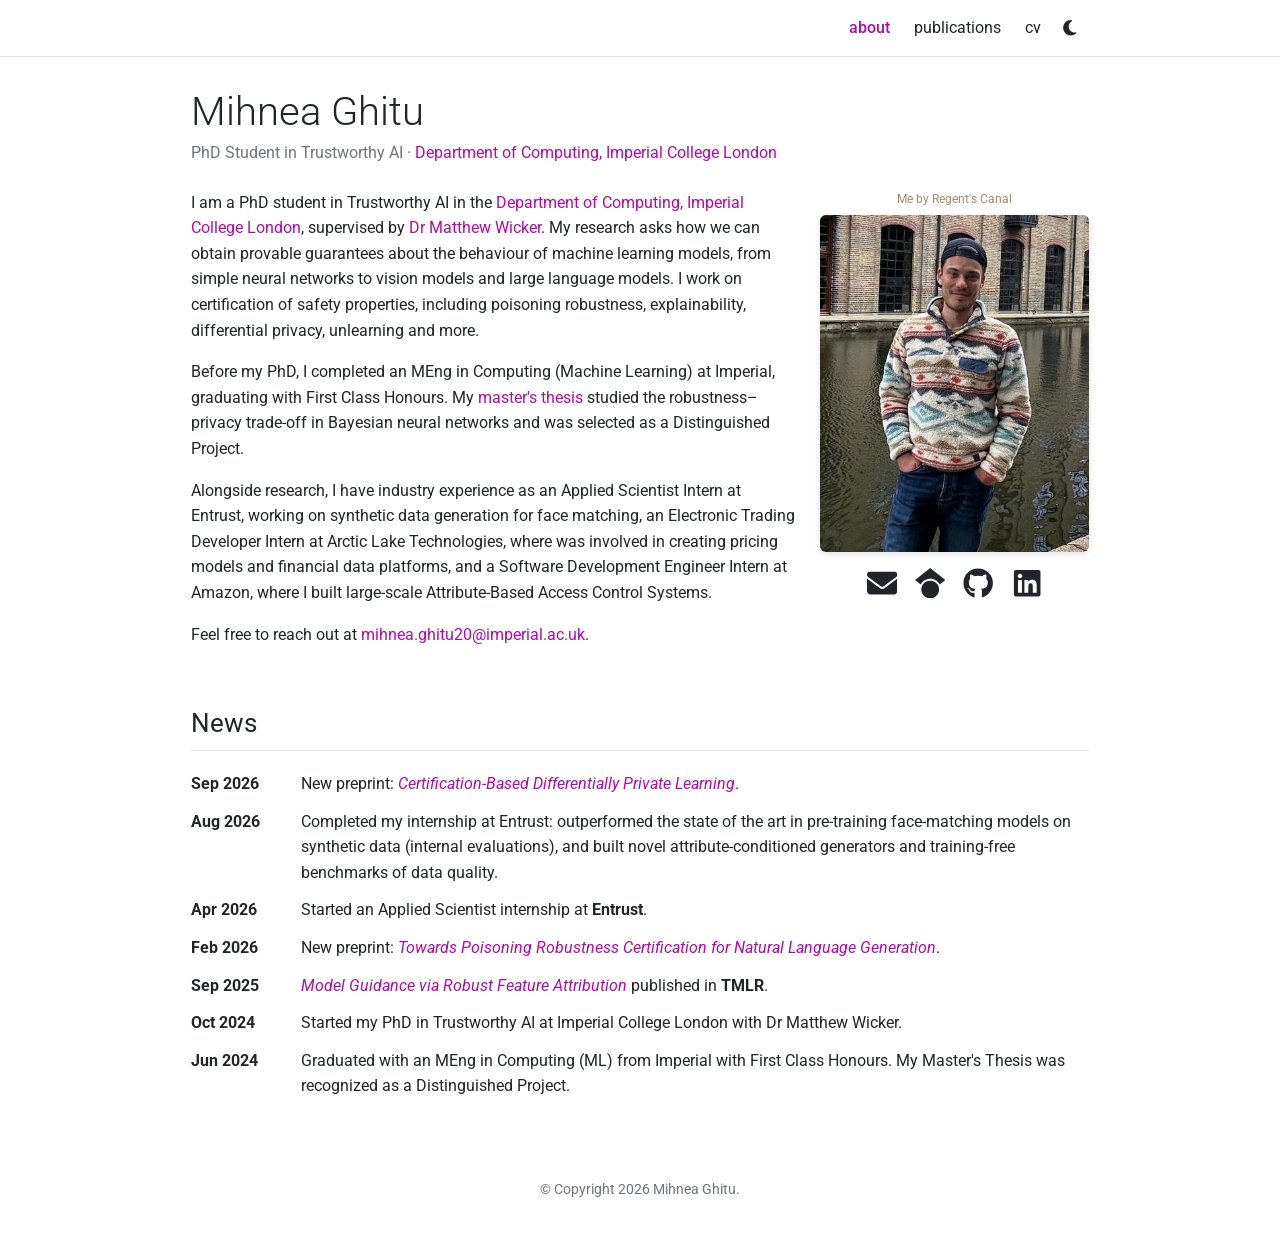
<file: index.html>
<!DOCTYPE html>
<html lang="en">
<head>
  <meta charset="utf-8">
  <meta name="viewport" content="width=device-width, initial-scale=1">
  <title>Mihnea Ghitu</title>
  <meta name="description" content="I am a PhD student in Trustworthy AI in the Department of Computing at Imperial College London, supervised by Dr Matthew Wicker.">
  <meta name="author" content="Mihnea Ghitu">
  <link rel="canonical" href="https://mihneaghitu.github.io/">
  <meta property="og:type" content="profile">
  <meta property="og:site_name" content="Mihnea Ghitu">
  <meta property="og:title" content="Mihnea Ghitu">
  <meta property="og:description" content="I am a PhD student in Trustworthy AI in the Department of Computing at Imperial College London, supervised by Dr Matthew Wicker.">
  <meta property="og:url" content="https://mihneaghitu.github.io/">
  <meta property="og:image" content="https://mihneaghitu.github.io/prof_pic.jpg">
  <meta name="twitter:card" content="summary">
  <!-- Favicon: robot emoji from Noto Emoji (Google), Apache License 2.0 -->
  <link rel="icon" href="favicon.svg" type="image/svg+xml">
  <link rel="icon" href="favicon-192.png" sizes="192x192" type="image/png">
  <link rel="icon" href="favicon.ico" sizes="48x48">
  <script type="application/ld+json">
  {
    "@context": "https://schema.org",
    "@graph": [
      {
        "@type": "WebSite",
        "@id": "https://mihneaghitu.github.io/#website",
        "name": "Mihnea Ghitu",
        "url": "https://mihneaghitu.github.io/",
        "author": {
          "@id": "https://mihneaghitu.github.io/#person"
        }
      },
      {
        "@type": "Person",
        "@id": "https://mihneaghitu.github.io/#person",
        "name": "Mihnea Ghitu",
        "url": "https://mihneaghitu.github.io/",
        "image": "https://mihneaghitu.github.io/prof_pic.jpg",
        "email": "mailto:mihnea.ghitu20@imperial.ac.uk",
        "jobTitle": "PhD Student in Trustworthy AI",
        "affiliation": {
          "@type": "CollegeOrUniversity",
          "name": "Imperial College London",
          "url": "https://www.imperial.ac.uk/"
        },
        "alumniOf": {
          "@type": "CollegeOrUniversity",
          "name": "Imperial College London",
          "url": "https://www.imperial.ac.uk/"
        },
        "knowsAbout": [
          "Trustworthy AI",
          "Certified robustness",
          "Data poisoning",
          "Differential privacy",
          "Explainability",
          "Machine unlearning",
          "Machine learning"
        ],
        "sameAs": [
          "https://scholar.google.com/citations?user=5gt8trUAAAAJ&hl=en",
          "https://github.com/Mihneaghitu",
          "https://www.linkedin.com/in/mihnea-ghitu-11a568249/"
        ]
      }
    ]
  }
  </script>
  <script>
    // Apply saved theme before the page paints (no flash)
    try { var t = localStorage.getItem('theme'); if (t) document.documentElement.setAttribute('data-theme', t); } catch (e) {}
  </script>
  <link rel="preconnect" href="https://fonts.googleapis.com">
  <link rel="preconnect" href="https://fonts.gstatic.com" crossorigin>
  <link href="https://fonts.googleapis.com/css2?family=Roboto:wght@300;400;500;700&display=swap" rel="stylesheet">
  <link rel="stylesheet" href="style.css?v=4">
</head>
<body>

<nav>
  <div class="container">
    <div class="nav-right">
      <ul class="nav-links" id="navLinks">
        <li><a href="index.html" class="active" aria-current="page">about</a></li>
        <li><a href="publications.html">publications</a></li>
        <li><a href="cv.html">cv</a></li>
      </ul>
      <button class="icon-btn theme-toggle" id="themeToggle" aria-label="Toggle light/dark theme" title="Toggle light/dark theme"><svg class="icon icon-moon" viewBox="0 0 384 512" aria-hidden="true"><path d="M223.5 32C100 32 0 132.3 0 256S100 480 223.5 480c60.6 0 115.5-24.2 155.8-63.4c5-4.9 6.3-12.5 3.1-18.7s-10.1-9.7-17-8.5c-9.8 1.7-19.8 2.6-30.1 2.6c-96.9 0-175.5-78.8-175.5-176c0-65.8 36-123.1 89.3-153.3c6.1-3.5 9.2-10.5 7.7-17.3s-7.3-11.9-14.3-12.5c-6.3-.5-12.6-.8-19-.8z"/></svg><svg class="icon icon-sun" viewBox="0 0 512 512" aria-hidden="true"><path d="M361.5 1.2c5 2.1 8.6 6.6 9.6 11.9L391 121l107.9 19.8c5.3 1 9.8 4.6 11.9 9.6s1.5 10.7-1.6 15.2L446.9 256l62.3 90.3c3.1 4.5 3.7 10.2 1.6 15.2s-6.6 8.6-11.9 9.6L391 391 371.1 498.9c-1 5.3-4.6 9.8-9.6 11.9s-10.7 1.5-15.2-1.6L256 446.9l-90.3 62.3c-4.5 3.1-10.2 3.7-15.2 1.6s-8.6-6.6-9.6-11.9L121 391 13.1 371.1c-5.3-1-9.8-4.6-11.9-9.6s-1.5-10.7 1.6-15.2L65.1 256 2.8 165.7c-3.1-4.5-3.7-10.2-1.6-15.2s6.6-8.6 11.9-9.6L121 121 140.9 13.1c1-5.3 4.6-9.8 9.6-11.9s10.7-1.5 15.2 1.6L256 65.1 346.3 2.8c4.5-3.1 10.2-3.7 15.2-1.6zM160 256a96 96 0 1 1 192 0 96 96 0 1 1 -192 0zm224 0a128 128 0 1 0 -256 0 128 128 0 1 0 256 0z"/></svg></button>
      <button class="icon-btn menu-toggle" id="menuToggle" aria-label="Open menu" aria-controls="navLinks" aria-expanded="false"><svg class="icon " viewBox="0 0 448 512" aria-hidden="true"><path d="M0 96C0 78.3 14.3 64 32 64H416c17.7 0 32 14.3 32 32s-14.3 32-32 32H32C14.3 128 0 113.7 0 96zM0 256c0-17.7 14.3-32 32-32H416c17.7 0 32 14.3 32 32s-14.3 32-32 32H32c-17.7 0-32-14.3-32-32zM448 416c0 17.7-14.3 32-32 32H32c-17.7 0-32-14.3-32-32s14.3-32 32-32H416c17.7 0 32 14.3 32 32z"/></svg></button>
    </div>
  </div>
</nav>

<main class="container">
  <h1 class="title">Mihnea Ghitu</h1>
  <p class="desc">PhD Student in Trustworthy AI · <a href="https://www.imperial.ac.uk/computing/">Department of Computing, Imperial College London</a></p>

  <div class="clearfix">
    <div class="profile">
      <!-- YOUR PHOTO: a 4:5 portrait image named prof_pic.jpg next to this file. -->
      <p class="caption">Me by Regent's Canal</p>
      <img src="prof_pic.jpg" alt="Mihnea Ghitu" onerror="this.onerror=null;this.src='data:image/svg+xml;utf8,<svg xmlns=%22http://www.w3.org/2000/svg%22 viewBox=%220 0 100 100%22><rect width=%22100%22 height=%22100%22 fill=%22%23d9d9d9%22/><circle cx=%2250%22 cy=%2238%22 r=%2218%22 fill=%22%23a6a6a6%22/><path d=%22M15 95c4-22 18-32 35-32s31 10 35 32z%22 fill=%22%23a6a6a6%22/></svg>'">
      <div class="more-info">
        <div class="social profile-social">
          <a href="mailto:mihnea.ghitu20@imperial.ac.uk" title="Email" aria-label="Email"><svg class="icon " viewBox="0 0 512 512" aria-hidden="true"><path d="M48 64C21.5 64 0 85.5 0 112c0 15.1 7.1 29.3 19.2 38.4L236.8 313.6c11.4 8.5 27 8.5 38.4 0L492.8 150.4c12.1-9.1 19.2-23.3 19.2-38.4c0-26.5-21.5-48-48-48H48zM0 176V384c0 35.3 28.7 64 64 64H448c35.3 0 64-28.7 64-64V176L294.4 339.2c-22.8 17.1-54 17.1-76.8 0L0 176z"/></svg></a>
          <a href="https://scholar.google.com/citations?user=5gt8trUAAAAJ&amp;hl=en" title="Google Scholar" aria-label="Google Scholar"><svg class="icon " viewBox="0 0 512 512" aria-hidden="true"><path d="M390.9 298.5c0 0 0 .1 .1 .1c9.2 19.4 14.4 41.1 14.4 64C405.3 445.1 338.5 512 256 512s-149.3-66.9-149.3-149.3c0-22.9 5.2-44.6 14.4-64h0c1.7-3.6 3.6-7.2 5.6-10.7c4.4-7.6 9.4-14.7 15-21.3c27.4-32.6 68.5-53.3 114.4-53.3c33.6 0 64.6 11.1 89.6 29.9c9.1 6.9 17.4 14.7 24.8 23.5c5.6 6.6 10.6 13.8 15 21.3c2 3.4 3.8 7 5.5 10.5zm26.4-18.8c-30.1-58.4-91-98.4-161.3-98.4s-131.2 40-161.3 98.4L0 202.7 256 0 512 202.7l-94.7 77.1z"/></svg></a>
          <a href="https://github.com/Mihneaghitu" title="GitHub" aria-label="GitHub"><svg class="icon " viewBox="0 0 496 512" aria-hidden="true"><path d="M165.9 397.4c0 2-2.3 3.6-5.2 3.6-3.3.3-5.6-1.3-5.6-3.6 0-2 2.3-3.6 5.2-3.6 3-.3 5.6 1.3 5.6 3.6zm-31.1-4.5c-.7 2 1.3 4.3 4.3 4.9 2.6 1 5.6 0 6.2-2s-1.3-4.3-4.3-5.2c-2.6-.7-5.5.3-6.2 2.3zm44.2-1.7c-2.9.7-4.9 2.6-4.6 4.9.3 2 2.9 3.3 5.9 2.6 2.9-.7 4.9-2.6 4.6-4.6-.3-1.9-3-3.2-5.9-2.9zM244.8 8C106.1 8 0 113.3 0 252c0 110.9 69.8 205.8 169.5 239.2 12.8 2.3 17.3-5.6 17.3-12.1 0-6.2-.3-40.4-.3-61.4 0 0-70 15-84.7-29.8 0 0-11.4-29.1-27.8-36.6 0 0-22.9-15.7 1.6-15.4 0 0 24.9 2 38.6 25.8 21.9 38.6 58.6 27.5 72.9 20.9 2.3-16 8.8-27.1 16-33.7-55.9-6.2-112.3-14.3-112.3-110.5 0-27.5 7.6-41.3 23.6-58.9-2.6-6.5-11.1-33.3 2.6-67.9 20.9-6.5 69 27 69 27 20-5.6 41.5-8.5 62.8-8.5s42.8 2.9 62.8 8.5c0 0 48.1-33.6 69-27 13.7 34.7 5.2 61.4 2.6 67.9 16 17.7 25.8 31.5 25.8 58.9 0 96.5-58.9 104.2-114.8 110.5 9.2 7.9 17 22.9 17 46.4 0 33.7-.3 75.4-.3 83.6 0 6.5 4.6 14.4 17.3 12.1C428.2 457.8 496 362.9 496 252 496 113.3 383.5 8 244.8 8zM97.2 352.9c-1.3 1-1 3.3.7 5.2 1.6 1.6 3.9 2.3 5.2 1 1.3-1 1-3.3-.7-5.2-1.6-1.6-3.9-2.3-5.2-1zm-10.8-8.1c-.7 1.3.3 2.9 2.3 3.9 1.6 1 3.6.7 4.3-.7.7-1.3-.3-2.9-2.3-3.9-2-.6-3.6-.3-4.3.7zm32.4 35.6c-1.6 1.3-1 4.3 1.3 6.2 2.3 2.3 5.2 2.6 6.5 1 1.3-1.3.7-4.3-1.3-6.2-2.2-2.3-5.2-2.6-6.5-1zm-11.4-14.7c-1.6 1-1.6 3.6 0 5.9 1.6 2.3 4.3 3.3 5.6 2.3 1.6-1.3 1.6-3.9 0-6.2-1.4-2.3-4-3.3-5.6-2z"/></svg></a>
          <a href="https://www.linkedin.com/in/mihnea-ghitu-11a568249/" title="LinkedIn" aria-label="LinkedIn"><svg class="icon " viewBox="0 0 448 512" aria-hidden="true"><path d="M416 32H31.9C14.3 32 0 46.5 0 64.3v383.4C0 465.5 14.3 480 31.9 480H416c17.6 0 32-14.5 32-32.3V64.3c0-17.8-14.4-32.3-32-32.3zM135.4 416H69V202.2h66.5V416zm-33.2-243c-21.3 0-38.5-17.3-38.5-38.5S80.9 96 102.2 96c21.2 0 38.5 17.3 38.5 38.5 0 21.3-17.2 38.5-38.5 38.5zm282.1 243h-66.4V312c0-24.8-.5-56.7-34.5-56.7-34.6 0-39.9 27-39.9 54.9V416h-66.4V202.2h63.7v29.2h.9c8.9-16.8 30.6-34.5 62.9-34.5 67.2 0 79.7 44.3 79.7 101.9V416z"/></svg></a>
        </div>
      </div>
    </div>

    <div class="bio">
      <p>
        I am a PhD student in Trustworthy AI in the
        <a href="https://www.imperial.ac.uk/computing/">Department of Computing, Imperial College London</a>,
        supervised by <a href="https://www.mattrwicker.com/">Dr Matthew Wicker</a>. My research asks how we can obtain provable guarantees
        about the behaviour of machine learning models, from simple neural networks to vision models and large language models. I work on
        certification of safety properties, including poisoning robustness, explainability, differential privacy,
        unlearning and more.
      </p>
      <p>
        Before my PhD, I completed an MEng in Computing (Machine Learning) at Imperial, graduating with
        First Class Honours. My <a href="https://www.imperial.ac.uk/media/imperial-college/faculty-of-engineering/computing/public/distinguished-projects/2324-ug-projects/Ghitu-Mihnea---Final-Project-Report.pdf">master's thesis</a> studied the robustness–privacy trade-off in Bayesian neural
        networks and was selected as a Distinguished Project.
      </p>
      <p>
        Alongside research, I have industry experience as an Applied Scientist Intern at
        Entrust, working on synthetic data generation for face matching, an Electronic Trading Developer Intern at
        Arctic Lake Technologies, where was involved in creating pricing models and financial data platforms, and a
        Software Development Engineer Intern at Amazon, where I built large-scale Attribute-Based Access Control Systems.
      </p>
      <p>
        Feel free to reach out at <a href="mailto:mihnea.ghitu20@imperial.ac.uk">mihnea.ghitu20@imperial.ac.uk</a>.
      </p>
    </div>
  </div>

  <section>
    <h2>News</h2>
    <table class="news">
      <tr><td class="date">Sep 2026</td><td>New preprint: <a href="https://arxiv.org/abs/2609.39629"><em>Certification-Based Differentially Private Learning</em></a>.</td></tr>
      <tr><td class="date">Aug 2026</td><td>Completed my internship at Entrust: outperformed the state of the art in pre-training face-matching models on synthetic data (internal evaluations), and built novel attribute-conditioned generators and training-free benchmarks of data quality.</td></tr>
      <tr><td class="date">Apr 2026</td><td>Started an Applied Scientist internship at <strong>Entrust</strong>.</td></tr>
      <tr><td class="date">Feb 2026</td><td>New preprint: <a href="https://arxiv.org/abs/2602.09757"><em>Towards Poisoning Robustness Certification for Natural Language Generation</em></a>.</td></tr>
      <tr><td class="date">Sep 2025</td><td><a href="https://openreview.net/forum?id=AVAHxDSqUu"><em>Model Guidance via Robust Feature Attribution</em></a> published in <strong>TMLR</strong>.</td></tr>
      <tr><td class="date">Oct 2024</td><td>Started my PhD in Trustworthy AI at Imperial College London with Dr Matthew Wicker.</td></tr>
      <tr><td class="date">Jun 2024</td><td>Graduated with an MEng in Computing (ML) from Imperial with First Class Honours. My Master's Thesis was recognized as a Distinguished Project.</td></tr>
    </table>
  </section>
</main>

<footer>
  <div class="container">
    <div class="copyright">&copy; Copyright <span id="year">2026</span> Mihnea Ghitu.</div>
  </div>
</footer>

<script src="script.js?v=4"></script>
</body>
</html>
</file>
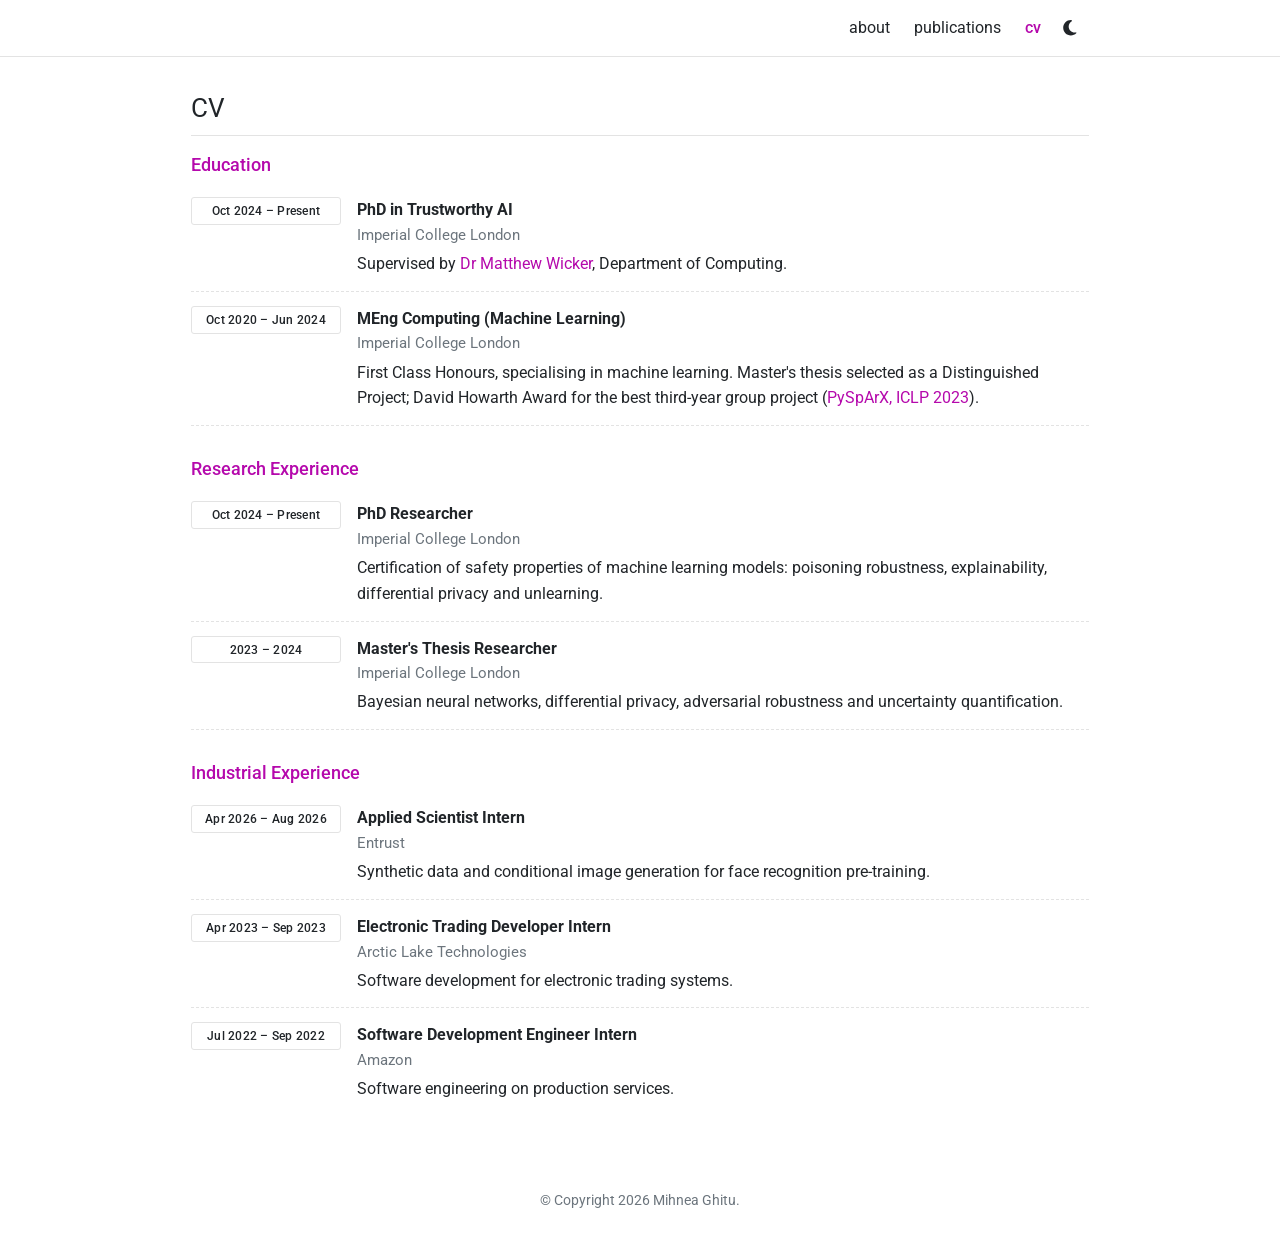
<file: cv.html>
<!DOCTYPE html>
<html lang="en">
<head>
  <meta charset="utf-8">
  <meta name="viewport" content="width=device-width, initial-scale=1">
  <title>CV | Mihnea Ghitu</title>
  <meta name="description" content="CV of Mihnea Ghitu: PhD in Trustworthy AI and MEng Computing (Machine Learning) at Imperial College London, with research and industrial experience at Entrust, Arctic Lake Technologies and Amazon.">
  <meta name="author" content="Mihnea Ghitu">
  <link rel="canonical" href="https://mihneaghitu.github.io/cv.html">
  <meta property="og:type" content="website">
  <meta property="og:site_name" content="Mihnea Ghitu">
  <meta property="og:title" content="CV | Mihnea Ghitu">
  <meta property="og:description" content="CV of Mihnea Ghitu: PhD in Trustworthy AI and MEng Computing (Machine Learning) at Imperial College London, with research and industrial experience at Entrust, Arctic Lake Technologies and Amazon.">
  <meta property="og:url" content="https://mihneaghitu.github.io/cv.html">
  <meta property="og:image" content="https://mihneaghitu.github.io/prof_pic.jpg">
  <meta name="twitter:card" content="summary">
  <!-- Favicon: robot emoji from Noto Emoji (Google), Apache License 2.0 -->
  <link rel="icon" href="favicon.svg" type="image/svg+xml">
  <link rel="icon" href="favicon-192.png" sizes="192x192" type="image/png">
  <link rel="icon" href="favicon.ico" sizes="48x48">
  <script>
    // Apply saved theme before the page paints (no flash)
    try { var t = localStorage.getItem('theme'); if (t) document.documentElement.setAttribute('data-theme', t); } catch (e) {}
  </script>
  <link rel="preconnect" href="https://fonts.googleapis.com">
  <link rel="preconnect" href="https://fonts.gstatic.com" crossorigin>
  <link href="https://fonts.googleapis.com/css2?family=Roboto:wght@300;400;500;700&display=swap" rel="stylesheet">
  <link rel="stylesheet" href="style.css?v=4">
</head>
<body>

<nav>
  <div class="container">
    <div class="nav-right">
      <ul class="nav-links" id="navLinks">
        <li><a href="index.html">about</a></li>
        <li><a href="publications.html">publications</a></li>
        <li><a href="cv.html" class="active" aria-current="page">cv</a></li>
      </ul>
      <button class="icon-btn theme-toggle" id="themeToggle" aria-label="Toggle light/dark theme" title="Toggle light/dark theme"><svg class="icon icon-moon" viewBox="0 0 384 512" aria-hidden="true"><path d="M223.5 32C100 32 0 132.3 0 256S100 480 223.5 480c60.6 0 115.5-24.2 155.8-63.4c5-4.9 6.3-12.5 3.1-18.7s-10.1-9.7-17-8.5c-9.8 1.7-19.8 2.6-30.1 2.6c-96.9 0-175.5-78.8-175.5-176c0-65.8 36-123.1 89.3-153.3c6.1-3.5 9.2-10.5 7.7-17.3s-7.3-11.9-14.3-12.5c-6.3-.5-12.6-.8-19-.8z"/></svg><svg class="icon icon-sun" viewBox="0 0 512 512" aria-hidden="true"><path d="M361.5 1.2c5 2.1 8.6 6.6 9.6 11.9L391 121l107.9 19.8c5.3 1 9.8 4.6 11.9 9.6s1.5 10.7-1.6 15.2L446.9 256l62.3 90.3c3.1 4.5 3.7 10.2 1.6 15.2s-6.6 8.6-11.9 9.6L391 391 371.1 498.9c-1 5.3-4.6 9.8-9.6 11.9s-10.7 1.5-15.2-1.6L256 446.9l-90.3 62.3c-4.5 3.1-10.2 3.7-15.2 1.6s-8.6-6.6-9.6-11.9L121 391 13.1 371.1c-5.3-1-9.8-4.6-11.9-9.6s-1.5-10.7 1.6-15.2L65.1 256 2.8 165.7c-3.1-4.5-3.7-10.2-1.6-15.2s6.6-8.6 11.9-9.6L121 121 140.9 13.1c1-5.3 4.6-9.8 9.6-11.9s10.7-1.5 15.2 1.6L256 65.1 346.3 2.8c4.5-3.1 10.2-3.7 15.2-1.6zM160 256a96 96 0 1 1 192 0 96 96 0 1 1 -192 0zm224 0a128 128 0 1 0 -256 0 128 128 0 1 0 256 0z"/></svg></button>
      <button class="icon-btn menu-toggle" id="menuToggle" aria-label="Open menu" aria-controls="navLinks" aria-expanded="false"><svg class="icon " viewBox="0 0 448 512" aria-hidden="true"><path d="M0 96C0 78.3 14.3 64 32 64H416c17.7 0 32 14.3 32 32s-14.3 32-32 32H32C14.3 128 0 113.7 0 96zM0 256c0-17.7 14.3-32 32-32H416c17.7 0 32 14.3 32 32s-14.3 32-32 32H32c-17.7 0-32-14.3-32-32zM448 416c0 17.7-14.3 32-32 32H32c-17.7 0-32-14.3-32-32s14.3-32 32-32H416c17.7 0 32 14.3 32 32z"/></svg></button>
    </div>
  </div>
</nav>

<main class="container">
  <div class="cv">
  <h2>CV</h2>
  <h3 class="first">Education</h3>
  <div class="entry">
    <div class="badge-col"><span class="badge date">Oct 2024 – Present</span></div>
    <div class="entry-body">
      <div class="role">PhD in Trustworthy AI</div>
      <div class="org">Imperial College London</div>
      <p class="summary">Supervised by <a href="https://www.mattrwicker.com/">Dr Matthew Wicker</a>, Department of Computing.</p>
    </div>
  </div>
  <div class="entry">
    <div class="badge-col"><span class="badge date">Oct 2020 – Jun 2024</span></div>
    <div class="entry-body">
      <div class="role">MEng Computing (Machine Learning)</div>
      <div class="org">Imperial College London</div>
      <p class="summary">First Class Honours, specialising in machine learning. Master's thesis selected as a Distinguished Project; David Howarth Award for the best third-year group project (<a href="publications.html">PySpArX, ICLP 2023</a>).</p>
    </div>
  </div>
  <h3>Research Experience</h3>
  <div class="entry">
    <div class="badge-col"><span class="badge date">Oct 2024 – Present</span></div>
    <div class="entry-body">
      <div class="role">PhD Researcher</div>
      <div class="org">Imperial College London</div>
      <p class="summary">Certification of safety properties of machine learning models: poisoning robustness, explainability, differential privacy and unlearning.</p>
    </div>
  </div>
  <div class="entry">
    <div class="badge-col"><span class="badge date">2023 – 2024</span></div>
    <div class="entry-body">
      <div class="role">Master's Thesis Researcher</div>
      <div class="org">Imperial College London</div>
      <p class="summary">Bayesian neural networks, differential privacy, adversarial robustness and uncertainty quantification.</p>
    </div>
  </div>

  <h3>Industrial Experience</h3>
  <div class="entry">
    <div class="badge-col"><span class="badge date">Apr 2026 – Aug 2026</span></div>
    <div class="entry-body">
      <div class="role">Applied Scientist Intern</div>
      <div class="org">Entrust</div>
      <p class="summary">Synthetic data and conditional image generation for face recognition pre-training.</p>
    </div>
  </div>
  <div class="entry">
    <div class="badge-col"><span class="badge date">Apr 2023 – Sep 2023</span></div>
    <div class="entry-body">
      <div class="role">Electronic Trading Developer Intern</div>
      <div class="org">Arctic Lake Technologies</div>
      <p class="summary">Software development for electronic trading systems.</p>
    </div>
  </div>
  <div class="entry">
    <div class="badge-col"><span class="badge date">Jul 2022 – Sep 2022</span></div>
    <div class="entry-body">
      <div class="role">Software Development Engineer Intern</div>
      <div class="org">Amazon</div>
      <p class="summary">Software engineering on production services.</p>
    </div>
  </div>

  <!-- TEACHING: uncomment and fill in when ready
  <h3>Teaching</h3>
  <div class="entry">
    <div class="badge-col"><span class="badge date">Autumn 2025</span></div>
    <div class="entry-body">
      <div class="role">Graduate Teaching Assistant, [Course Name]</div>
      <div class="org">Imperial College London</div>
    </div>
  </div>
  -->

  <!-- TRAINING AND WORKSHOPS: uncomment and fill in when ready
  <h3>Training and Workshops</h3>
  <div class="entry">
    <div class="badge-col"><span class="badge date">Jul 2025</span></div>
    <div class="entry-body">
      <div class="role">[Summer School / Workshop Name]</div>
      <div class="org">[City, Country]</div>
    </div>
  </div>
  -->
  </div>
</main>

<footer>
  <div class="container">
    <div class="copyright">&copy; Copyright <span id="year">2026</span> Mihnea Ghitu.</div>
  </div>
</footer>

<script src="script.js?v=4"></script>
</body>
</html>
</file>
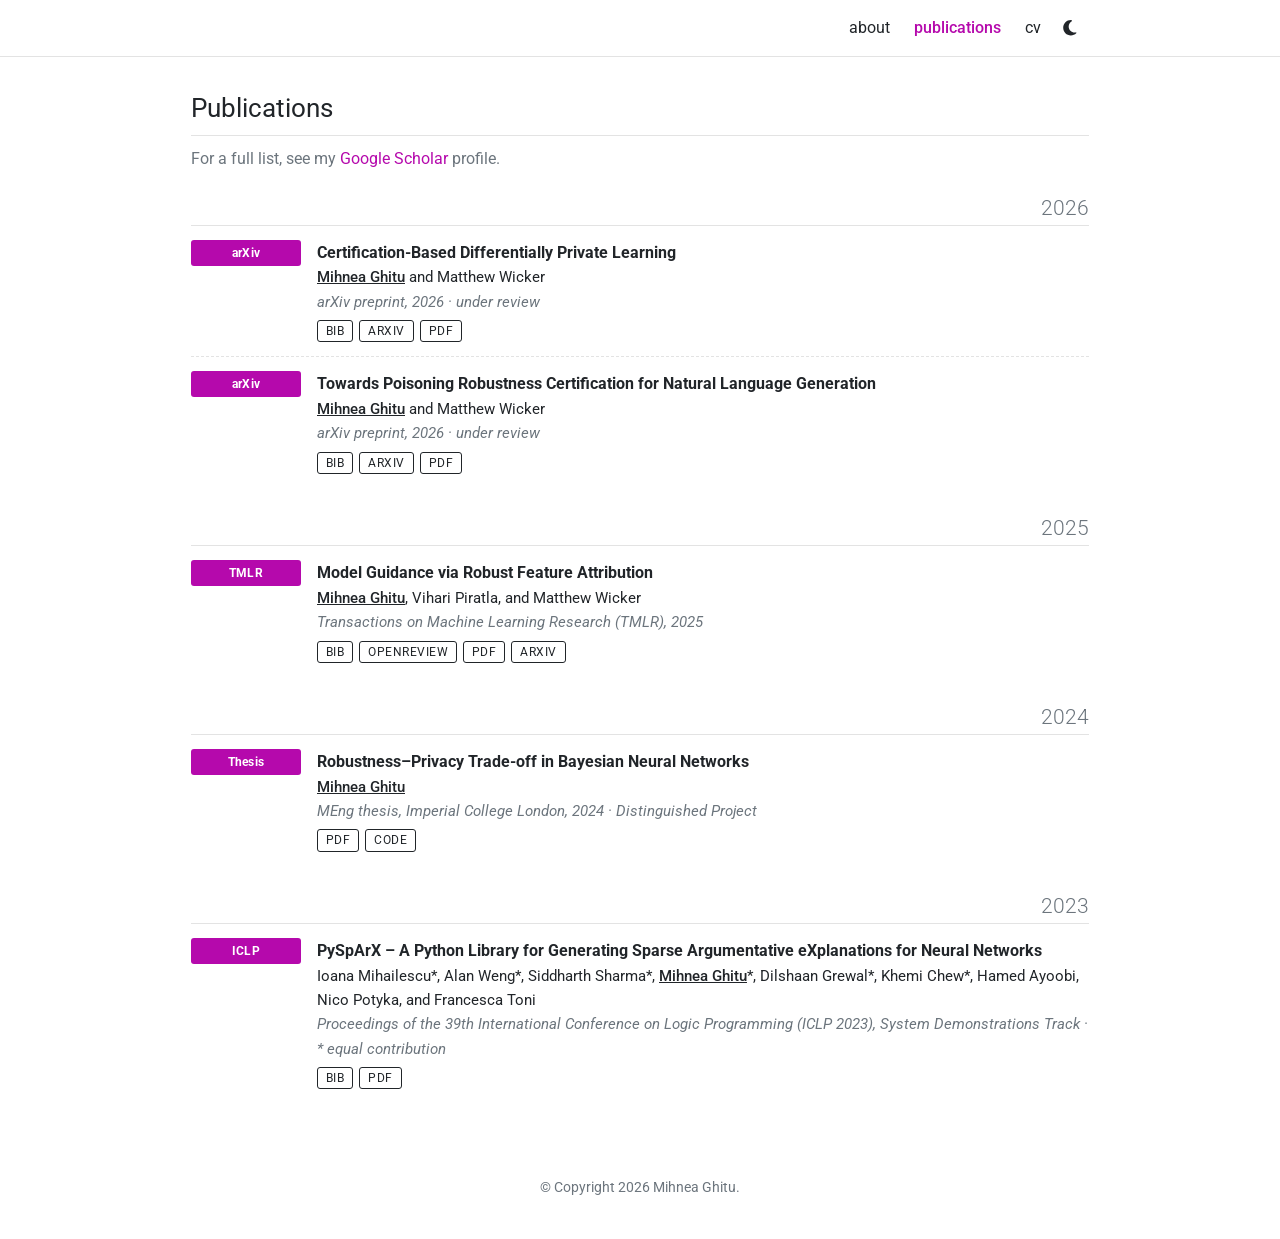
<file: publications.html>
<!DOCTYPE html>
<html lang="en">
<head>
  <meta charset="utf-8">
  <meta name="viewport" content="width=device-width, initial-scale=1">
  <title>Publications | Mihnea Ghitu</title>
  <meta name="description" content="Publications by Mihnea Ghitu on certified poisoning robustness for language generation, certification-based differential privacy and robust feature attribution (TMLR 2025).">
  <meta name="author" content="Mihnea Ghitu">
  <link rel="canonical" href="https://mihneaghitu.github.io/publications.html">
  <meta property="og:type" content="website">
  <meta property="og:site_name" content="Mihnea Ghitu">
  <meta property="og:title" content="Publications | Mihnea Ghitu">
  <meta property="og:description" content="Publications by Mihnea Ghitu on certified poisoning robustness for language generation, certification-based differential privacy and robust feature attribution (TMLR 2025).">
  <meta property="og:url" content="https://mihneaghitu.github.io/publications.html">
  <meta property="og:image" content="https://mihneaghitu.github.io/prof_pic.jpg">
  <meta name="twitter:card" content="summary">
  <!-- Favicon: robot emoji from Noto Emoji (Google), Apache License 2.0 -->
  <link rel="icon" href="favicon.svg" type="image/svg+xml">
  <link rel="icon" href="favicon-192.png" sizes="192x192" type="image/png">
  <link rel="icon" href="favicon.ico" sizes="48x48">
  <script>
    // Apply saved theme before the page paints (no flash)
    try { var t = localStorage.getItem('theme'); if (t) document.documentElement.setAttribute('data-theme', t); } catch (e) {}
  </script>
  <link rel="preconnect" href="https://fonts.googleapis.com">
  <link rel="preconnect" href="https://fonts.gstatic.com" crossorigin>
  <link href="https://fonts.googleapis.com/css2?family=Roboto:wght@300;400;500;700&display=swap" rel="stylesheet">
  <link rel="stylesheet" href="style.css?v=4">
</head>
<body>

<nav>
  <div class="container">
    <div class="nav-right">
      <ul class="nav-links" id="navLinks">
        <li><a href="index.html">about</a></li>
        <li><a href="publications.html" class="active" aria-current="page">publications</a></li>
        <li><a href="cv.html">cv</a></li>
      </ul>
      <button class="icon-btn theme-toggle" id="themeToggle" aria-label="Toggle light/dark theme" title="Toggle light/dark theme"><svg class="icon icon-moon" viewBox="0 0 384 512" aria-hidden="true"><path d="M223.5 32C100 32 0 132.3 0 256S100 480 223.5 480c60.6 0 115.5-24.2 155.8-63.4c5-4.9 6.3-12.5 3.1-18.7s-10.1-9.7-17-8.5c-9.8 1.7-19.8 2.6-30.1 2.6c-96.9 0-175.5-78.8-175.5-176c0-65.8 36-123.1 89.3-153.3c6.1-3.5 9.2-10.5 7.7-17.3s-7.3-11.9-14.3-12.5c-6.3-.5-12.6-.8-19-.8z"/></svg><svg class="icon icon-sun" viewBox="0 0 512 512" aria-hidden="true"><path d="M361.5 1.2c5 2.1 8.6 6.6 9.6 11.9L391 121l107.9 19.8c5.3 1 9.8 4.6 11.9 9.6s1.5 10.7-1.6 15.2L446.9 256l62.3 90.3c3.1 4.5 3.7 10.2 1.6 15.2s-6.6 8.6-11.9 9.6L391 391 371.1 498.9c-1 5.3-4.6 9.8-9.6 11.9s-10.7 1.5-15.2-1.6L256 446.9l-90.3 62.3c-4.5 3.1-10.2 3.7-15.2 1.6s-8.6-6.6-9.6-11.9L121 391 13.1 371.1c-5.3-1-9.8-4.6-11.9-9.6s-1.5-10.7 1.6-15.2L65.1 256 2.8 165.7c-3.1-4.5-3.7-10.2-1.6-15.2s6.6-8.6 11.9-9.6L121 121 140.9 13.1c1-5.3 4.6-9.8 9.6-11.9s10.7-1.5 15.2 1.6L256 65.1 346.3 2.8c4.5-3.1 10.2-3.7 15.2-1.6zM160 256a96 96 0 1 1 192 0 96 96 0 1 1 -192 0zm224 0a128 128 0 1 0 -256 0 128 128 0 1 0 256 0z"/></svg></button>
      <button class="icon-btn menu-toggle" id="menuToggle" aria-label="Open menu" aria-controls="navLinks" aria-expanded="false"><svg class="icon " viewBox="0 0 448 512" aria-hidden="true"><path d="M0 96C0 78.3 14.3 64 32 64H416c17.7 0 32 14.3 32 32s-14.3 32-32 32H32C14.3 128 0 113.7 0 96zM0 256c0-17.7 14.3-32 32-32H416c17.7 0 32 14.3 32 32s-14.3 32-32 32H32c-17.7 0-32-14.3-32-32zM448 416c0 17.7-14.3 32-32 32H32c-17.7 0-32-14.3-32-32s14.3-32 32-32H416c17.7 0 32 14.3 32 32z"/></svg></button>
    </div>
  </div>
</nav>

<main class="container">
  <h2>Publications</h2>
  <p class="page-note">For a full list, see my <a href="https://scholar.google.com/citations?user=5gt8trUAAAAJ&amp;hl=en">Google Scholar</a> profile.</p>
  <h3 class="year">2026</h3>
  <ol class="entries">
    <li class="entry">
      <div class="badge-col"><abbr class="badge" title="arXiv preprint">arXiv</abbr></div>
      <div class="entry-body">
        <div class="pub-title">Certification-Based Differentially Private Learning</div>
        <div class="authors"><span class="me">Mihnea Ghitu</span> and Matthew Wicker</div>
        <div class="venue">arXiv preprint, 2026 · under review</div>
        <div class="links"><button type="button" data-bib="bib1">Bib</button> <a href="https://arxiv.org/abs/2609.39629">arXiv</a> <a href="https://arxiv.org/pdf/2609.39629">PDF</a></div>
        <pre class="bibtex" id="bib1">@article{ghitu2026certification,
  title   = {Certification-Based Differentially Private Learning},
  author  = {Ghitu, Mihnea and Wicker, Matthew},
  journal = {arXiv preprint arXiv:2609.39629},
  year    = {2026}
}</pre>
      </div>
    </li>
    <li class="entry">
      <div class="badge-col"><abbr class="badge" title="arXiv preprint">arXiv</abbr></div>
      <div class="entry-body">
        <div class="pub-title">Towards Poisoning Robustness Certification for Natural Language Generation</div>
        <div class="authors"><span class="me">Mihnea Ghitu</span> and Matthew Wicker</div>
        <div class="venue">arXiv preprint, 2026 · under review</div>
        <div class="links"><button type="button" data-bib="bib2">Bib</button> <a href="https://arxiv.org/abs/2602.09757">arXiv</a> <a href="https://arxiv.org/pdf/2602.09757">PDF</a></div>
        <pre class="bibtex" id="bib2">@article{ghitu2026poisoning,
  title   = {Towards Poisoning Robustness Certification for Natural Language Generation},
  author  = {Ghitu, Mihnea and Wicker, Matthew},
  journal = {arXiv preprint arXiv:2602.09757},
  year    = {2026}
}</pre>
      </div>
    </li>
  </ol>
  <h3 class="year">2025</h3>
  <ol class="entries">
    <li class="entry">
      <div class="badge-col"><abbr class="badge" title="Transactions on Machine Learning Research">TMLR</abbr></div>
      <div class="entry-body">
        <div class="pub-title">Model Guidance via Robust Feature Attribution</div>
        <div class="authors"><span class="me">Mihnea Ghitu</span>, Vihari Piratla, and Matthew Wicker</div>
        <div class="venue">Transactions on Machine Learning Research (TMLR), 2025</div>
        <div class="links"><button type="button" data-bib="bib3">Bib</button> <a href="https://openreview.net/forum?id=AVAHxDSqUu">OpenReview</a> <a href="https://openreview.net/pdf?id=AVAHxDSqUu">PDF</a> <a href="https://arxiv.org/abs/2506.19680">arXiv</a></div>
        <pre class="bibtex" id="bib3">@article{ghitu2025model,
  title   = {Model Guidance via Robust Feature Attribution},
  author  = {Ghitu, Mihnea and Piratla, Vihari and Wicker, Matthew Robert},
  journal = {Transactions on Machine Learning Research},
  issn    = {2835-8856},
  year    = {2025},
  url     = {https://openreview.net/forum?id=AVAHxDSqUu}
}</pre>
      </div>
    </li>
  </ol>
  <h3 class="year">2024</h3>
  <ol class="entries">
    <li class="entry">
      <div class="badge-col"><abbr class="badge" title="MEng thesis">Thesis</abbr></div>
      <div class="entry-body">
        <div class="pub-title">Robustness–Privacy Trade-off in Bayesian Neural Networks</div>
        <div class="authors"><span class="me">Mihnea Ghitu</span></div>
        <div class="venue">MEng thesis, Imperial College London, 2024 · Distinguished Project</div>
        <div class="links"><a href="https://www.imperial.ac.uk/media/imperial-college/faculty-of-engineering/computing/public/distinguished-projects/2324-ug-projects/Ghitu-Mihnea---Final-Project-Report.pdf">PDF</a> <a href="https://github.com/Mihneaghitu/RobustnessPrivacyTradeoffInBNNs">Code</a></div>
      </div>
    </li>
  </ol>
  <h3 class="year">2023</h3>
  <ol class="entries">
    <li class="entry">
      <div class="badge-col"><abbr class="badge" title="International Conference on Logic Programming">ICLP</abbr></div>
      <div class="entry-body">
        <div class="pub-title">PySpArX – A Python Library for Generating Sparse Argumentative eXplanations for Neural Networks</div>
        <div class="authors">Ioana Mihailescu*, Alan Weng*, Siddharth Sharma*, <span class="me">Mihnea Ghitu</span>*, Dilshaan Grewal*, Khemi Chew*, Hamed Ayoobi, Nico Potyka, and Francesca Toni</div>
        <div class="venue">Proceedings of the 39th International Conference on Logic Programming (ICLP 2023), System Demonstrations Track · * equal contribution</div>
        <div class="links"><button type="button" data-bib="bib4">Bib</button> <a href="https://spiral.imperial.ac.uk/server/api/core/bitstreams/faaa828a-9296-4168-8cfd-461085eae36f/content">PDF</a></div>
        <pre class="bibtex" id="bib4">@inproceedings{mihailescu2023pysparx,
  title     = {{PySpArX} -- A Python library for generating Sparse Argumentative eXplanations for neural networks},
  author    = {Mihailescu, Ioana and Weng, Alan and Sharma, Siddharth and Ghitu, Mihnea and Grewal, Dilshaan and Chew, Khemi and Ayoobi, Hamed and Potyka, Nico and Toni, Francesca},
  booktitle = {Proceedings of the 39th International Conference on Logic Programming (ICLP 2023)},
  pages     = {336--336},
  publisher = {Open Publishing Association},
  year      = {2023}
}</pre>
      </div>
    </li>
  </ol>
</main>

<footer>
  <div class="container">
    <div class="copyright">&copy; Copyright <span id="year">2026</span> Mihnea Ghitu.</div>
  </div>
</footer>

<script src="script.js?v=4"></script>
</body>
</html>
</file>
<file: style.css>
/* ============ Theme tokens ============ */
:root {
  --theme: #b509ac;
  --text: #212529;
  --muted: #6c757d;
  --bg: #ffffff;
  --bg-alt: #f5f5f6;
  --border: #e3e3e3;
  --nav-bg: rgba(255, 255, 255, 0.96);
  --badge-text: #ffffff;
  --caption: #a68a6d;
  --shadow: 0 2px 6px rgba(0, 0, 0, 0.12);
  color-scheme: light;
}
@media (prefers-color-scheme: dark) {
  :root:not([data-theme="light"]) {
    --theme: #2698ba; --text: #e6e6e6; --muted: #a3a3a3; --caption: #9c8670; --bg: #1c1c1d;
    --bg-alt: #27272a; --border: #3a3a3d; --nav-bg: rgba(28, 28, 29, 0.96);
    --shadow: 0 2px 8px rgba(0, 0, 0, 0.55); color-scheme: dark;
  }
}
:root[data-theme="dark"] {
  --theme: #2698ba; --text: #e6e6e6; --muted: #a3a3a3; --caption: #9c8670; --bg: #1c1c1d;
  --bg-alt: #27272a; --border: #3a3a3d; --nav-bg: rgba(28, 28, 29, 0.96);
  --shadow: 0 2px 8px rgba(0, 0, 0, 0.55); color-scheme: dark;
}

/* ============ Base ============ */
* { box-sizing: border-box; }
html { scroll-behavior: smooth; }
body {
  margin: 0; background: var(--bg); color: var(--text);
  font-family: "Roboto", "Helvetica Neue", Arial, sans-serif;
  font-size: 1rem; line-height: 1.6;
  transition: background-color .2s, color .2s;
  min-height: 100vh; display: flex; flex-direction: column;
}
a { color: var(--theme); text-decoration: none; }
a:hover { text-decoration: underline; }
.container { max-width: 930px; margin: 0 auto; padding: 0 16px; width: 100%; }
svg.icon { width: 1em; height: 1em; fill: currentColor; vertical-align: -0.125em; }

/* ============ Navbar ============ */
nav {
  position: fixed; top: 0; left: 0; right: 0; z-index: 10;
  background: var(--nav-bg); border-bottom: 1px solid var(--border);
}
nav .container { display: flex; align-items: center; justify-content: flex-end; height: 56px; }
.nav-right { display: flex; align-items: center; }
.nav-links { display: flex; align-items: center; gap: 4px; list-style: none; margin: 0; padding: 0; }
.nav-links a { color: var(--text); padding: 8px 10px; }
.nav-links a:hover, .nav-links a.active { color: var(--theme); text-decoration: none; }
.nav-links a.active { font-weight: 500; }
.icon-btn {
  background: none; border: 0; color: var(--text); cursor: pointer;
  font-size: 1.1rem; padding: 8px 10px; line-height: 1; display: inline-flex;
}
.icon-btn:hover { color: var(--theme); }
.theme-toggle .icon-sun { display: none; }
:root[data-theme="dark"] .theme-toggle .icon-sun { display: inline; }
:root[data-theme="dark"] .theme-toggle .icon-moon { display: none; }
@media (prefers-color-scheme: dark) {
  :root:not([data-theme="light"]) .theme-toggle .icon-sun { display: inline; }
  :root:not([data-theme="light"]) .theme-toggle .icon-moon { display: none; }
}
.menu-toggle { display: none; }

@media (max-width: 640px) {
  .menu-toggle { display: inline-flex; }
  .nav-links {
    display: none; position: absolute; top: 56px; left: 0; right: 0;
    flex-direction: column; align-items: flex-end; padding: 8px 16px 12px;
    background: var(--nav-bg); border-bottom: 1px solid var(--border);
  }
  .nav-links.open { display: flex; }
}

/* ============ Page ============ */
main.container { padding-top: 88px; padding-bottom: 32px; flex: 1; }
h1.title { font-size: 2.5rem; font-weight: 300; margin: 0 0 4px; line-height: 1.2; }
.desc { margin: 0 0 24px; color: var(--muted); }

.profile { float: right; width: 30%; margin: 0 0 16px 24px; }
.profile img {
  width: 100%; aspect-ratio: 4 / 5; object-fit: cover; object-position: top; display: block;
  border-radius: 6px; box-shadow: var(--shadow); background: var(--bg-alt);
}
.more-info { font-size: .82rem; text-align: center; margin-top: 10px; color: var(--muted); line-height: 1.5; }
.more-info p { margin: 0; }
.profile .caption { font-size: .75rem; text-align: center; color: var(--caption); margin: 0 0 6px; }
.bio p { margin: 0 0 1rem; }
.clearfix::after { content: ""; display: table; clear: both; }
@media (max-width: 640px) {
  h1.title { font-size: 2rem; }
  .profile { float: none; width: 60%; margin: 0 auto 20px; }
}

section { margin-top: 40px; }
h2 {
  font-size: 1.6rem; font-weight: 400; margin: 0 0 14px;
  padding-bottom: 6px; border-bottom: 1px solid var(--border);
}
h3 { font-size: 1.15rem; font-weight: 500; margin: 28px 0 4px; color: var(--theme); }
h3.first { margin-top: 4px; }

/* News */
.news { width: 100%; border-collapse: collapse; }
.news td { vertical-align: top; padding: 6px 0; }
.news td.date { width: 110px; white-space: nowrap; font-weight: 700; padding-right: 16px; }

/* Entries (publications + cv) */
.entries { list-style: none; padding: 0; margin: 0; }
.entry { display: flex; gap: 16px; padding: 14px 0; border-bottom: 1px dashed var(--border); }
.entry:last-child { border-bottom: 0; }
.badge-col { flex: 0 0 110px; }
.badge {
  display: block; text-align: center; background: var(--theme); color: var(--badge-text);
  font-size: .78rem; font-weight: 700; padding: 3px 6px; border-radius: 3px; letter-spacing: .02em;
}
abbr.badge { text-decoration: none; border: 0; cursor: help; }
.badge.date { background: transparent; color: var(--text); border: 1px solid var(--border); font-weight: 500; white-space: nowrap; }
.cv .badge-col { flex-basis: 150px; }
.entry-body { flex: 1; min-width: 0; }
.pub-title, .role { font-weight: 700; }
.authors { font-size: .95rem; }
.authors .me { font-weight: 500; text-decoration: underline; }
.venue { font-style: italic; font-size: .95rem; color: var(--muted); }
.org { color: var(--muted); font-size: .95rem; }
.entry-body ul { margin: 6px 0 0; padding-left: 20px; }
.entry-body .summary { margin: 4px 0 0; }
.entry-body li { margin-bottom: 2px; }
.links { margin-top: 6px; display: flex; flex-wrap: wrap; gap: 6px; }
.links a, .links button {
  font: inherit; font-size: .72rem; text-transform: uppercase; letter-spacing: .04em;
  color: var(--text); background: transparent; border: 1px solid var(--text);
  border-radius: 3px; padding: 1px 8px; cursor: pointer;
}
.links a:hover, .links button:hover { color: var(--theme); border-color: var(--theme); text-decoration: none; }
pre.bibtex {
  display: none; margin: 8px 0 0; padding: 10px 12px; background: var(--bg-alt); color: var(--text);
  border-radius: 4px; font-size: .78rem; overflow-x: auto; line-height: 1.45;
}
pre.bibtex.open { display: block; }
.year { font-size: 1.3rem; font-weight: 300; color: var(--muted); margin: 24px 0 0; text-align: right; border-bottom: 1px solid var(--border); }
.year:first-of-type { margin-top: 0; }
.page-note { color: var(--muted); margin: -4px 0 20px; }
@media (max-width: 640px) {
  .entry { flex-direction: column; gap: 6px; }
  .badge-col, .cv .badge-col { flex: none; }
  .badge { display: inline-block; }
}

/* ============ Footer ============ */
footer { text-align: center; padding: 28px 0 40px; }
.social { font-size: 1.9rem; display: flex; justify-content: center; gap: 20px; flex-wrap: wrap; }
.social a { color: var(--text); }
.social a:hover { color: var(--theme); text-decoration: none; }
.profile-social { font-size: 1.9rem; gap: 18px; margin-top: 10px; }
.copyright { margin-top: 14px; font-size: .85rem; color: var(--muted); }
</file>
